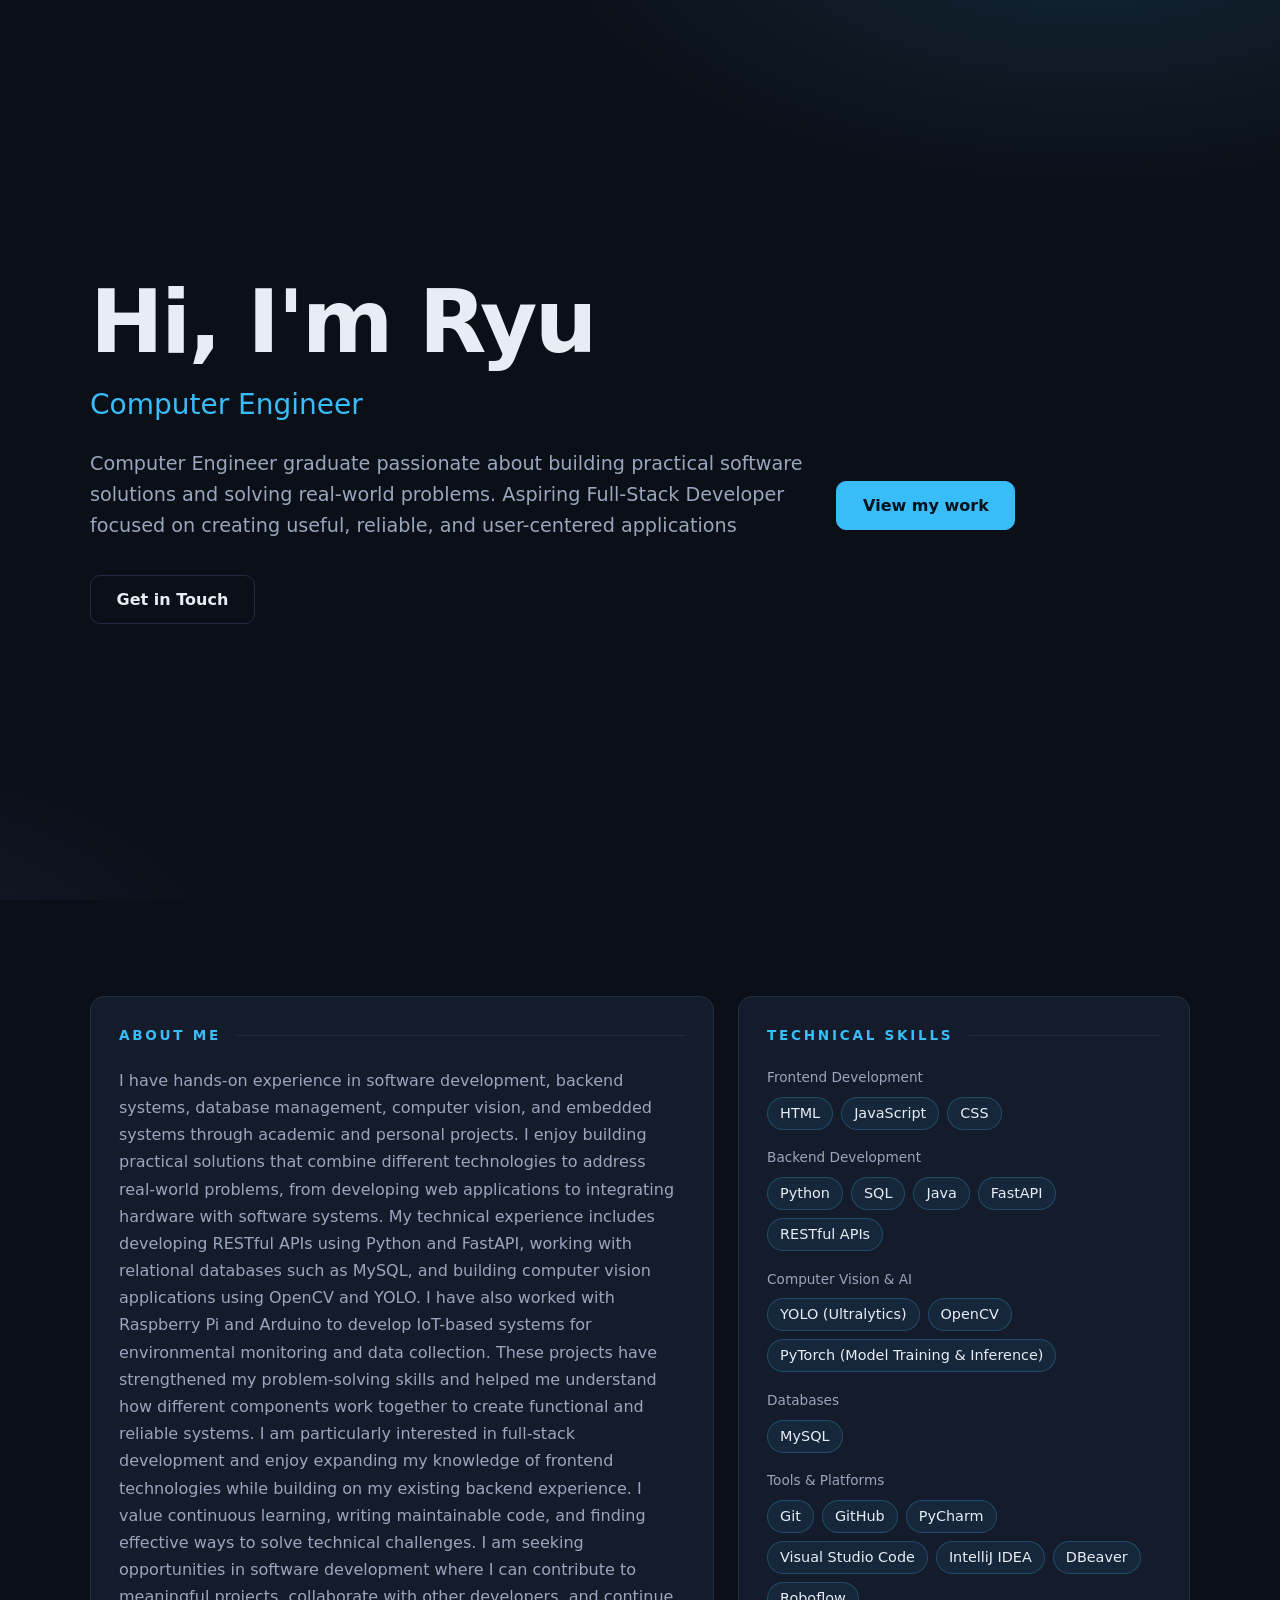
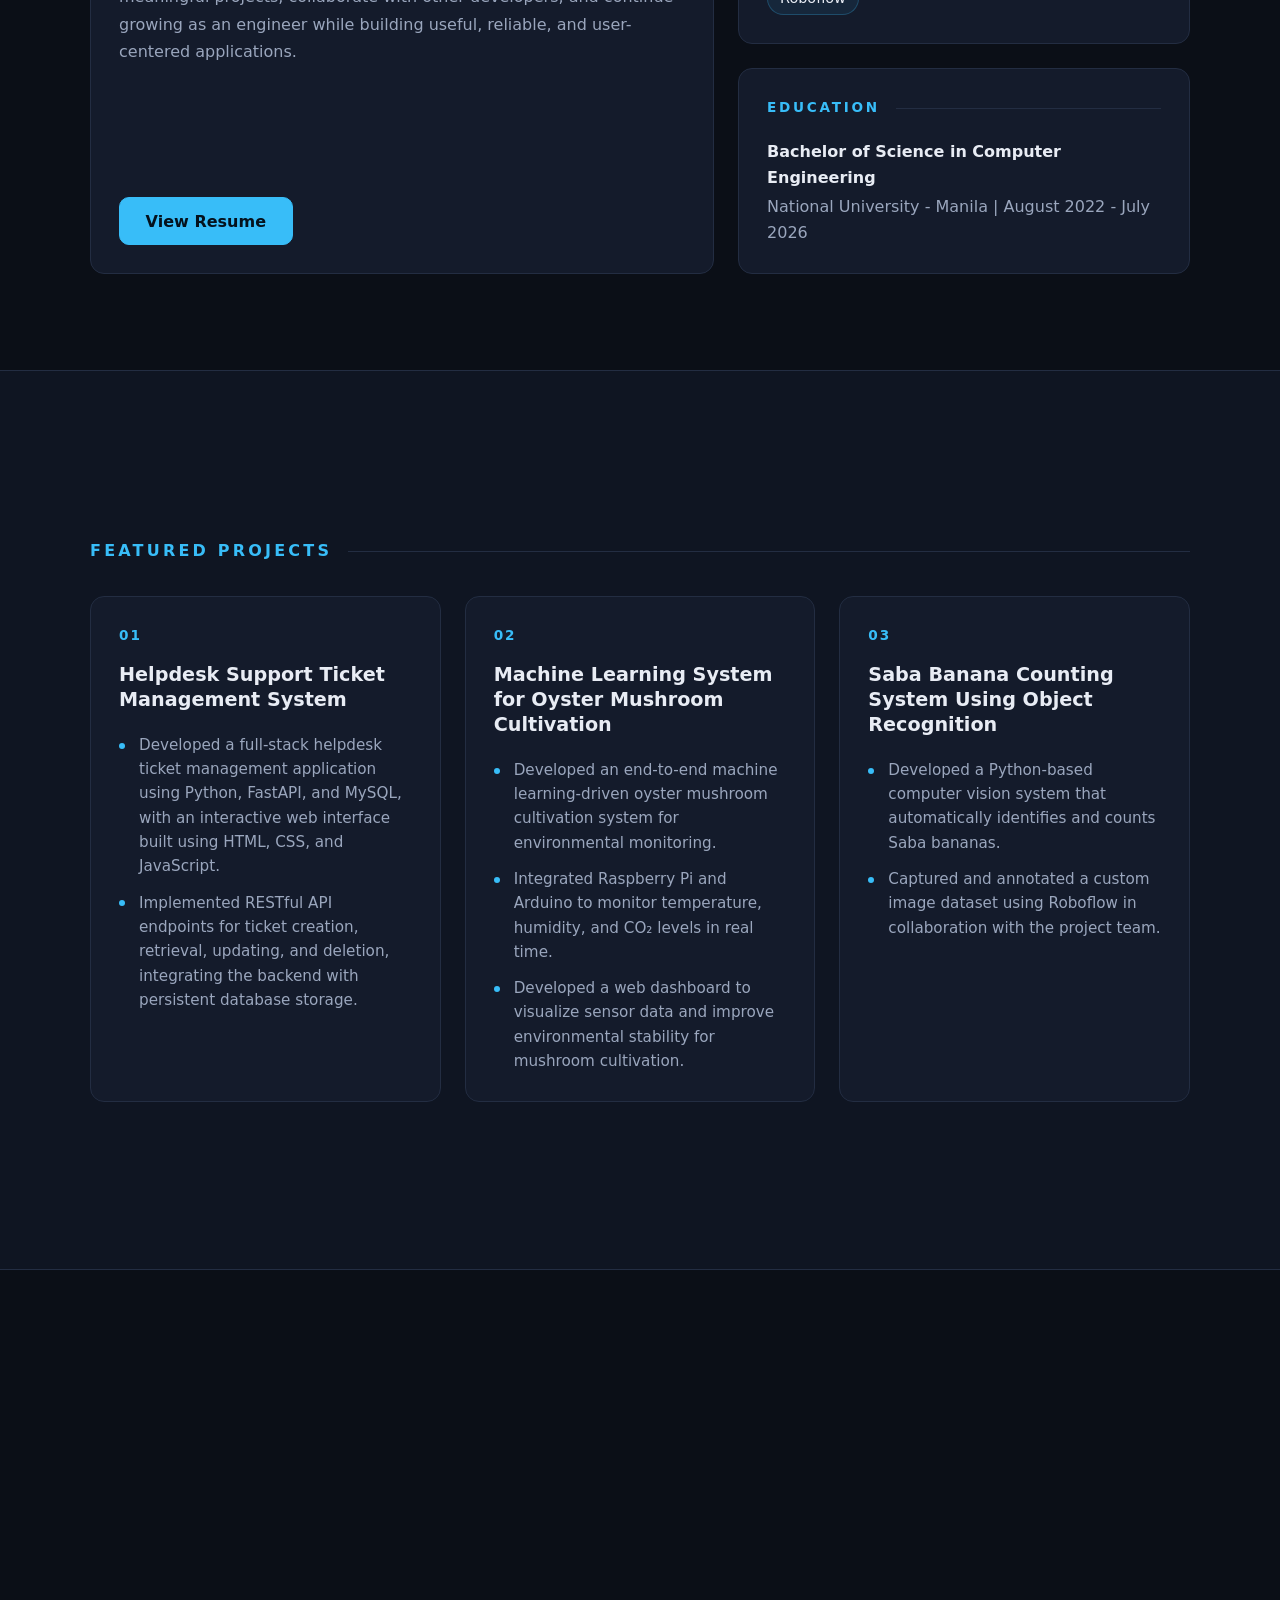
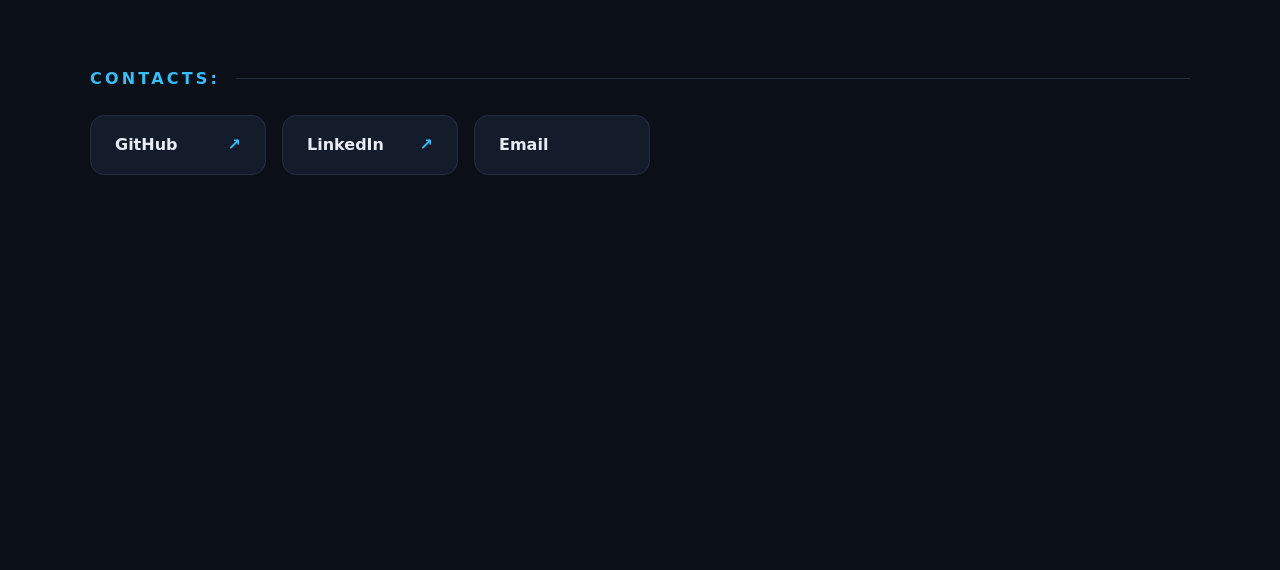
<file: frontend/index.html>
<!DOCTYPE html>
<html lang="en">
<head>
    <meta charset="UTF-8">
    <meta name="viewport" content="width=device-width, initial-scale=1.0">
    <title>Ryu Gabriel F. De Chavez | Portfolio</title>

    <link rel="stylesheet" href="css/style.css">
    <script src="js/script.js" defer></script>
</head>

<body>
    <main id="home">
        <header>
            <h1 id="my-name">Hi, I'm Ryu</h1>
            <h1 id="role">Computer Engineer</h1>
            <p id="introduction">
                Computer Engineer graduate passionate about building practical software solutions and solving real-world
                problems. Aspiring Full-Stack Developer focused on creating useful, reliable, and user-centered applications
            </p>
            <button id="view-my-work-button" class="main-button">View my work</button>
            <button id="get-in-touch-button" class="main-button">Get in Touch</button>
        </header>

        <section id="about-section">
            <h2 class="info-self-header">ABOUT ME</h2>
            <p class="description">
                I have hands-on experience in software development, backend systems, database management, computer vision,
                and embedded systems through academic and personal projects. I enjoy building practical solutions that combine
                different technologies to address real-world problems, from developing web applications to integrating hardware
                with software systems. My technical experience includes developing RESTful APIs using Python and FastAPI,
                working with relational databases such as MySQL, and building computer vision applications using OpenCV and
                YOLO. I have also worked with Raspberry Pi and Arduino to develop IoT-based systems for environmental monitoring
                and data collection. These projects have strengthened my problem-solving skills and helped me understand how
                different components work together to create functional and reliable systems. I am particularly interested
                in full-stack development and enjoy expanding my knowledge of frontend technologies while building on my existing
                backend experience. I value continuous learning, writing maintainable code, and finding effective ways to solve
                technical challenges. I am seeking opportunities in software development where I can contribute to meaningful
                projects, collaborate with other developers, and continue growing as an engineer while building useful, reliable,
                and user-centered applications.
            </p>
            <a href="assets/DECHAVEZ_RYUGABRIEL_RESUME.pdf" class="main-button" target="blank" rel="noopener">View Resume</a>
        </section>

        <section id="technical-skills">
            <h2>Technical Skills</h2>
            <div class="skill-category">
                <h3>Frontend Development</h3>
                <ul>
                    <li>HTML</li>
                    <li>JavaScript</li>
                    <li>CSS</li>
                </ul>
            </div>

            <div class="skill-category">
                <h3>Backend Development</h3>
                <ul>
                    <li>Python</li>
                    <li>SQL</li>
                    <li>Java</li>
                    <li>FastAPI</li>
                    <li>RESTful APIs</li>
                </ul>
            </div>

            <div class="skill-category">
                <h3>Computer Vision & AI</h3>
                <ul>
                    <li>YOLO (Ultralytics)</li>
                    <li>OpenCV</li>
                    <li>PyTorch (Model Training & Inference)</li>
                </ul>
            </div>

            <div class="skill-category">
                <h3>Databases</h3>
                <ul>
                    <li>MySQL</li>
                </ul>
            </div>

            <div class="skill-category">
                <h3>Tools & Platforms</h3>
                <ul>
                    <li>Git</li>
                    <li>GitHub</li>
                    <li>PyCharm</li>
                    <li>Visual Studio Code</li>
                    <li>IntelliJ IDEA</li>
                    <li>DBeaver</li>
                    <li>Roboflow</li>
                </ul>
            </div>
        </section>

        <section id="education-section">
            <h2 class="info-self-header">EDUCATION</h2>
            <p class="description">Bachelor of Science in Computer Engineering</p>
            <p class="description">National University - Manila | August 2022 - July 2026</p>
        </section>

        <section id="projects-section">
            <h2 class="info-self-header">FEATURED PROJECTS</h2>
            <article class="project-card">
                <a href="projects/helpdesk.html" class="project-header">Helpdesk Support Ticket Management System</a>
                <ul class="project-description">
                    <li>
                        Developed a full-stack helpdesk ticket management application using Python, FastAPI, and MySQL,
                        with an interactive web interface built using HTML, CSS, and JavaScript.
                    </li>
                    <li>
                        Implemented RESTful API endpoints for ticket creation, retrieval, updating, and deletion, integrating
                        the backend with persistent database storage.
                    </li>
                </ul>
            </article>
            <article class="project-card">
                <a href="projects/mushroom.html" class="project-header">Machine Learning System for Oyster Mushroom Cultivation</a>
                <ul class="project-description">
                    <li>Developed an end-to-end machine learning-driven oyster mushroom cultivation system for environmental monitoring.</li>
                    <li>Integrated Raspberry Pi and Arduino to monitor temperature, humidity, and CO₂ levels in real time.</li>
                    <li>Developed a web dashboard to visualize sensor data and improve environmental stability for mushroom cultivation.</li>
                </ul>
            </article>
            <article class="project-card">
                <a href="projects/banana.html" class="project-header">Saba Banana Counting System Using Object Recognition</a>
                <ul class="project-description">
                    <li>Developed a Python-based computer vision system that automatically identifies and counts Saba bananas.</li>
                    <li>Captured and annotated a custom image dataset using Roboflow in collaboration with the project team.</li>
                </ul>
            </article>
        </section>
        <section id="contacts-section">
            <h2 class="contacts-main-header">Contacts:</h2>
            <a href="https://github.com/ryi3l" class="contact-links" target="blank" rel="noopener">GitHub</a>
            <a href="https://linkedin.com/in/ryu-gabriel-de-chavez" class="contact-links" target="blank" rel="noopener">LinkedIn</a>
            <a href="mailto:rgf.dechavez@gmail.com" class="contact-links" target="blank" rel="noopener">Email</a>
        </section>
    </main>
</body>


</html>
</file>
<file: frontend/css/style.css>
/* =========================================================
   Design tokens
   ========================================================= */
:root {
    color-scheme: dark;

    --bg: #0b0f17;
    --bg-elevated: #0f1522;
    --surface: #141b2b;
    --border: #232d42;

    --text: #e8ecf4;
    --text-muted: #9aa6bd;

    --accent: #38bdf8;
    --accent-strong: #7dd3fc;
    --accent-ink: #04121d;

    --radius: 14px;
    --container: 1100px;      /* index content width */
    --content: 960px;         /* project page content width */
    --gutter: clamp(1.25rem, 5vw, 3rem);
    --col-gap: 1.5rem;
    --pad-y: clamp(4rem, 12vh, 6rem);

    --font: system-ui, -apple-system, "Segoe UI", Roboto, "Helvetica Neue", Arial, sans-serif;
    --ease: cubic-bezier(0.2, 0.7, 0.2, 1);
}

/* =========================================================
   Base (both pages)
   ========================================================= */
*,
*::before,
*::after {
    box-sizing: border-box;
}

html {
    scroll-behavior: smooth;
    scroll-snap-type: y proximity;   /* only affects index; project pages have no snap points */
}

body {
    margin: 0;
    background-color: var(--bg);
    color: var(--text);
    font-family: var(--font);
    line-height: 1.6;
    -webkit-font-smoothing: antialiased;
}

h1, h2, h3, p, ul {
    margin: 0;
}

.description {
    color: var(--text-muted);
}

/* Section headings on both pages: small accent label + a rule */
.info-self-header,
.contacts-main-header,
#technical-skills > h2,
main:not(#home) > section > h2 {
    display: flex;
    align-items: center;
    gap: 1rem;
    margin-bottom: 1.25rem;
    font-size: 0.85rem;
    font-weight: 600;
    letter-spacing: 0.2em;
    text-transform: uppercase;
    color: var(--accent);
}

.info-self-header::after,
.contacts-main-header::after,
#technical-skills > h2::after,
main:not(#home) > section > h2::after {
    content: "";
    flex: 1;
    height: 1px;
    background-color: var(--border);
}

/* Buttons */
.main-button {
    display: inline-block;
    font: inherit;
    font-weight: 600;
    line-height: 1.2;
    text-decoration: none;
    cursor: pointer;
    padding: 0.85rem 1.6rem;
    border: 1px solid var(--accent);
    border-radius: 10px;
    background-color: var(--accent);
    color: var(--accent-ink);
    transition: background-color 0.2s ease, border-color 0.2s ease,
                color 0.2s ease, transform 0.2s ease;
}

.main-button:hover {
    background-color: var(--accent-strong);
    border-color: var(--accent-strong);
    transform: translateY(-2px);
}

#get-in-touch-button {
    background-color: transparent;
    border-color: var(--border);
    color: var(--text);
}

#get-in-touch-button:hover {
    background-color: transparent;
    border-color: var(--accent);
    color: var(--accent);
}

/* Link cards (Contacts on index, Repository on project page) */
.contact-links {
    display: inline-flex;
    align-items: center;
    gap: 0.6rem;
    min-width: 11rem;
    padding: 1rem 1.5rem;
    font-weight: 600;
    text-decoration: none;
    color: var(--text);
    background-color: var(--surface);
    border: 1px solid var(--border);
    border-radius: var(--radius);
    transition: border-color 0.2s ease, background-color 0.2s ease, color 0.2s ease;
}

.contact-links:hover {
    border-color: var(--accent);
    background-color: rgba(56, 189, 248, 0.06);
}

/* Arrow only on external https links, not mailto */
.contact-links[href^="https"]::after {
    content: "\2197";
    margin-left: auto;
    color: var(--accent);
}

.main-button:focus-visible,
.contact-links:focus-visible,
main:not(#home) > a:focus-visible {
    outline: 3px solid var(--accent-strong);
    outline-offset: 3px;
}

/* =========================================================
   INDEX PAGE  (everything scoped to #home)
   <main id="home"> is a grid: flexible gutters + centered column.
   ========================================================= */
#home {
    display: grid;
    grid-template-columns:
        minmax(var(--gutter), 1fr)
        minmax(0, var(--container))
        minmax(var(--gutter), 1fr);
}

/* Full-width screens */
#home > header,
#projects-section,
#contacts-section {
    grid-column: 1 / -1;
    min-height: 100vh;
    min-height: 100svh;
    padding-block: var(--pad-y);
    padding-inline: max(var(--gutter), calc((100% - var(--container)) / 2));
    scroll-snap-align: start;
}

/* ---- Hero ---- */
#home > header {
    display: flex;
    flex-wrap: wrap;
    align-content: center;
    align-items: center;
    gap: 0.875rem;
    background:
        radial-gradient(60rem 30rem at 85% -10%, rgba(56, 189, 248, 0.14), transparent 60%),
        radial-gradient(40rem 25rem at -10% 110%, rgba(129, 140, 248, 0.10), transparent 60%),
        var(--bg);
}

#home > header h1,
#home > header p {
    flex: 0 0 100%;
}

#my-name {
    font-size: clamp(2.75rem, 8vw, 5.5rem);
    line-height: 1.05;
    letter-spacing: -0.03em;
}

#role {
    font-size: clamp(1.25rem, 3vw, 1.75rem);
    font-weight: 500;
    color: var(--accent);
    margin-bottom: 0.5rem;
}

#introduction {
    max-width: 60ch;
    font-size: clamp(1.05rem, 1.6vw, 1.2rem);
    color: var(--text-muted);
    margin-bottom: 1.25rem;
}

/* ---- About / Skills / Education cards (stacked on mobile) ---- */
#about-section,
#technical-skills,
#education-section {
    grid-column: 2;
    margin-bottom: 1.5rem;
}

#about-section {
    margin-top: var(--pad-y);
    scroll-snap-align: start;
    scroll-margin-top: var(--pad-y);
}

#education-section {
    margin-bottom: var(--pad-y);
}

#about-section,
#technical-skills,
#education-section,
.project-card {
    padding: 1.75rem;
    background-color: var(--surface);
    border: 1px solid var(--border);
    border-radius: var(--radius);
}

#about-section {
    display: flex;
    flex-direction: column;
    align-items: flex-start;
}

#about-section .info-self-header {
    align-self: stretch;
}

#about-section .description {
    line-height: 1.7;
    margin-bottom: 1.75rem;
}

#about-section .main-button {
    margin-top: auto;               /* pins the button to the card bottom */
}

#education-section .description:first-of-type {
    color: var(--text);
    font-weight: 600;
    margin-bottom: 0.25rem;
}

/* Skills: label + pill tags */
.skill-category + .skill-category {
    margin-top: 1.1rem;
}

.skill-category h3 {
    margin-bottom: 0.5rem;
    font-size: 0.85rem;
    font-weight: 500;
    color: var(--text-muted);
}

.skill-category ul {
    display: flex;
    flex-wrap: wrap;
    gap: 0.5rem;
    padding: 0;
    list-style: none;
}

.skill-category li {
    padding: 0.25rem 0.75rem;
    font-size: 0.9rem;
    font-weight: 500;
    color: var(--text);
    background-color: rgba(56, 189, 248, 0.08);
    border: 1px solid rgba(56, 189, 248, 0.25);
    border-radius: 999px;
}

/* ---- Projects ---- */
#projects-section {
    display: grid;
    grid-template-columns: minmax(0, 1fr);
    gap: 1.5rem;
    align-content: center;
    background-color: var(--bg-elevated);
    border-block: 1px solid var(--border);
    counter-reset: project;
}

#projects-section .info-self-header {
    grid-column: 1 / -1;
    font-size: 1rem;
    margin-bottom: 0.5rem;
}

.project-card {
    position: relative;             /* anchor for the stretched link */
    counter-increment: project;
    transition: border-color 0.25s ease, box-shadow 0.25s ease, transform 0.25s ease;
}

.project-card::before {
    content: "0" counter(project);
    display: block;
    margin-bottom: 1rem;
    font-size: 0.85rem;
    font-weight: 600;
    letter-spacing: 0.14em;
    color: var(--accent);
}

.project-card:hover {
    border-color: var(--accent);
    box-shadow: 0 12px 32px rgba(0, 0, 0, 0.35);
    transform: translateY(-4px);
}

.project-header {
    display: block;
    margin-bottom: 1.25rem;
    font-size: 1.2rem;
    font-weight: 600;
    line-height: 1.3;
    color: var(--text);
    text-decoration: none;
}

/* Stretched link: makes the whole card clickable */
.project-header::after {
    content: "";
    position: absolute;
    inset: 0;
    border-radius: var(--radius);
}

.project-card:hover .project-header {
    color: var(--accent-strong);
    text-decoration: underline;
    text-underline-offset: 4px;
}

.project-header:focus-visible {
    outline: none;
}

.project-card:has(.project-header:focus-visible) {
    outline: 3px solid var(--accent-strong);
    outline-offset: 3px;
}

.project-description {
    display: grid;
    gap: 0.75rem;
    padding: 0;
    list-style: none;
    color: var(--text-muted);
    font-size: 0.95rem;
}

.project-description li {
    position: relative;
    padding-left: 1.25rem;
}

.project-description li::before {
    content: "";
    position: absolute;
    left: 0;
    top: 0.65em;
    width: 6px;
    height: 6px;
    border-radius: 50%;
    background-color: var(--accent);
}

/* ---- Contacts ---- */
#contacts-section {
    display: flex;
    flex-wrap: wrap;
    align-content: center;
    gap: 1rem;
}

.contacts-main-header {
    flex: 0 0 100%;
    font-size: 1rem;
    margin-bottom: 0.5rem;
}

/* =========================================================
   PROJECT PAGES  (everything scoped to main:not(#home))
   ========================================================= */
main:not(#home) {
    width: min(100% - (2 * var(--gutter)), var(--content));
    margin-inline: auto;
    padding-bottom: 5rem;
}

main:not(#home) > header {
    padding-block: clamp(5.5rem, 14vh, 8rem) 1rem;   /* room for the fixed BACK button */
}

.project-main-header {
    max-width: 22ch;
    font-size: clamp(2rem, 6vw, 3.5rem);
    line-height: 1.1;
    letter-spacing: -0.03em;
}

main:not(#home) > section {
    margin-top: clamp(2.5rem, 6vw, 4rem);
}

#project-overview p {
    max-width: 75ch;
    line-height: 1.75;
    color: var(--text-muted);
}

/* Objectives */
#objectives ul {
    display: grid;
    gap: 0.75rem;
    padding: 0;
    list-style: none;
    color: var(--text-muted);
}

#objectives li {
    position: relative;
    padding-left: 1.5rem;
}

#objectives li::before {
    content: "";
    position: absolute;
    left: 0;
    top: 0.65em;
    width: 7px;
    height: 7px;
    border-radius: 50%;
    background-color: var(--accent);
}

/* Key features: numbered list in two columns */
#key-features ul {
    columns: 2;
    column-gap: 3rem;
    padding: 0;
    list-style: none;
    counter-reset: feature;
}

#key-features li {
    counter-increment: feature;
    display: grid;
    grid-template-columns: 2rem minmax(0, 1fr);
    gap: 0.75rem;
    padding: 1rem 0;
    border-top: 1px solid var(--border);
    break-inside: avoid;
    color: var(--text-muted);
    transition: border-color 0.2s ease;
}

#key-features li::before {
    content: counter(feature, decimal-leading-zero);
    padding-top: 0.15rem;
    font-size: 0.85rem;
    font-weight: 600;
    letter-spacing: 0.1em;
    color: var(--accent);
}

#key-features li:hover {
    border-top-color: var(--accent);
}

/* Technology stack: one spec-sheet panel */
.stack-category {
    display: grid;
    grid-template-columns: 11rem minmax(0, 1fr);
    gap: 0.75rem 2rem;
    padding: 1.25rem 1.5rem;
    background-color: var(--surface);
    border: 1px solid var(--border);
}

.stack-category + .stack-category {
    margin-top: -1px;
}

.stack-category:first-of-type {
    border-radius: var(--radius) var(--radius) 0 0;
}

.stack-category:last-of-type {
    border-radius: 0 0 var(--radius) var(--radius);
}

.stack-category h3 {
    padding-top: 0.15rem;
    font-size: 0.8rem;
    font-weight: 600;
    line-height: 1.5;
    letter-spacing: 0.14em;
    text-transform: uppercase;
    color: var(--accent);
}

.stack-category ul {
    display: grid;
    gap: 0.6rem;
    padding: 0;
    list-style: none;
    color: var(--text-muted);
    font-size: 0.95rem;
}

/* Architecture: stacked layer cards + Request Flow callout */
#architecture {
    display: flex;
    flex-direction: column;
    gap: 1rem;
}

#architecture > p {
    line-height: 1.75;
    color: var(--text-muted);
    margin-bottom: 0.5rem;
}

.architecture-layer {
    padding: 1.4rem 1.5rem;
    background-color: var(--surface);
    border: 1px solid var(--border);
    border-left: 3px solid var(--accent);
    border-radius: var(--radius);
}

.architecture-layer h3,
#request-flow h3 {
    margin-bottom: 0.5rem;
    font-size: 1rem;
    line-height: 1.3;
    color: var(--text);
}

.architecture-layer p,
#request-flow p {
    color: var(--text-muted);
    font-size: 0.95rem;
}

#request-flow {
    margin-top: 0.5rem;
    padding: 1.4rem 1.5rem;
    background-color: rgba(56, 189, 248, 0.06);
    border: 1px dashed rgba(56, 189, 248, 0.4);
    border-radius: var(--radius);
}

#request-flow h3 {
    color: var(--accent-strong);
}

/* Screenshots */
#images {
    display: grid;
    grid-template-columns: repeat(auto-fit, minmax(260px, 1fr));
    gap: 1.25rem;
}

#images::before {
    content: "Screenshots";
    grid-column: 1 / -1;
    font-size: 0.85rem;
    font-weight: 600;
    letter-spacing: 0.2em;
    text-transform: uppercase;
    color: var(--accent);
}

#images img {
    display: block;
    width: 100%;
    height: auto;
    cursor: pointer;
    background-color: var(--surface);
    border: 1px solid var(--border);
    border-radius: var(--radius);
    transition: border-color 0.25s ease, box-shadow 0.25s ease;
}

#images img:hover {
    border-color: var(--accent);
    box-shadow: 0 12px 32px rgba(0, 0, 0, 0.35);
}

/* Screenshot lightbox (your original rules, plus z-index and polish) */
#enlarged-image-container {
    display: none;
}

#enlarged-image-container.active {
    display: flex;
    position: fixed;
    inset: 0;
    z-index: 20;
    background-color: rgba(0, 0, 0, 0.8);
    justify-content: center;
    align-items: center;
    cursor: pointer;
}

#enlarged-image {
    max-height: 85vh;
    max-width: 90vw;
    border-radius: var(--radius);
    cursor: default;
}

/* BACK link: pinned top-left */
main:not(#home) > a {
    position: fixed;
    top: 1rem;
    left: max(1rem, calc((100% - var(--content)) / 2));
    z-index: 10;
    display: inline-flex;
    align-items: center;
    gap: 0.5rem;
    padding: 0.55rem 1.1rem;
    font-size: 0.85rem;
    font-weight: 600;
    letter-spacing: 0.1em;
    text-decoration: none;
    color: var(--text);
    background-color: rgba(20, 27, 43, 0.85);
    border: 1px solid var(--border);
    border-radius: 999px;
    backdrop-filter: blur(8px);
    -webkit-backdrop-filter: blur(8px);
    transition: border-color 0.2s ease, color 0.2s ease;
}

main:not(#home) > a::before {
    content: "\2190";
    color: var(--accent);
}

main:not(#home) > a:hover {
    border-color: var(--accent);
    color: var(--accent-strong);
}

/* =========================================================
   Responsive
   ========================================================= */
@media (min-width: 801px) {
    /* Index: gutter | left 58% | gap | right 42% | gutter */
    #home {
        grid-template-columns:
            minmax(var(--gutter), 1fr)
            minmax(0, calc((var(--container) - var(--col-gap)) * 0.58))
            var(--col-gap)
            minmax(0, calc((var(--container) - var(--col-gap)) * 0.42))
            minmax(var(--gutter), 1fr);
    }

    #home > header     { grid-row: 1; }
    #about-section     { grid-column: 2; grid-row: 2 / span 2; margin-block: var(--pad-y); }
    #technical-skills  { grid-column: 4; grid-row: 2; margin-block: var(--pad-y) 0; }
    #education-section { grid-column: 4; grid-row: 3; margin-block: 1.5rem var(--pad-y); }
    #projects-section  { grid-row: 4; }
    #contacts-section  { grid-row: 5; }
}

@media (min-width: 961px) {
    #projects-section {
        grid-template-columns: repeat(3, minmax(0, 1fr));
    }
}

@media (max-width: 700px) {
    #key-features ul {
        columns: 1;
    }

    .stack-category {
        grid-template-columns: minmax(0, 1fr);
        gap: 0.5rem;
    }
}

@media (max-width: 560px) {
    #about-section,
    #technical-skills,
    #education-section,
    .project-card {
        padding: 1.25rem;
    }

    .architecture-layer,
    #request-flow {
        padding: 1.15rem;
    }

    #home > header .main-button,
    #contacts-section .contact-links {
        flex: 1 1 100%;
    }
}

/* =========================================================
   Animations (CSS only). `translate` is used instead of
   `transform` so they don't fight the hover transforms.
   ========================================================= */
@keyframes rise {
    from { opacity: 0; translate: 0 28px; }
    to   { opacity: 1; translate: 0 0; }
}

@media (prefers-reduced-motion: no-preference) {
    /* On page load: hero (staggered) and project page title */
    #home > header > *,
    .project-main-header {
        animation: rise 0.7s var(--ease) both;
    }
    #home > header > :nth-child(2) { animation-delay: 100ms; }
    #home > header > :nth-child(3) { animation-delay: 200ms; }
    #home > header > :nth-child(4) { animation-delay: 300ms; }
    #home > header > :nth-child(5) { animation-delay: 400ms; }
}

/* On scroll: elements fade up as they enter the screen */
@supports (animation-timeline: view()) {
    @media (prefers-reduced-motion: no-preference) {
        #about-section,
        #technical-skills,
        #education-section,
        #projects-section > *,
        #contacts-section > *,
        main:not(#home) > section {
            animation: rise linear both;
            animation-timeline: view();
            animation-range: entry 0% entry 40%;
        }

        #technical-skills             { animation-range: entry 6% entry 46%; }
        #education-section            { animation-range: entry 12% entry 52%; }
        .project-card:nth-of-type(2)  { animation-range: entry 8% entry 48%; }
        .project-card:nth-of-type(3)  { animation-range: entry 16% entry 56%; }
        .contact-links:nth-of-type(2) { animation-range: entry 8% entry 48%; }
        .contact-links:nth-of-type(3) { animation-range: entry 16% entry 56%; }
    }
}

@media (prefers-reduced-motion: reduce) {
    html {
        scroll-behavior: auto;
    }

    .main-button,
    .project-card,
    .contact-links,
    #images img,
    #key-features li,
    main:not(#home) > a {
        transition: none;
    }

    .main-button:hover,
    .project-card:hover {
        transform: none;
    }
}
</file>
